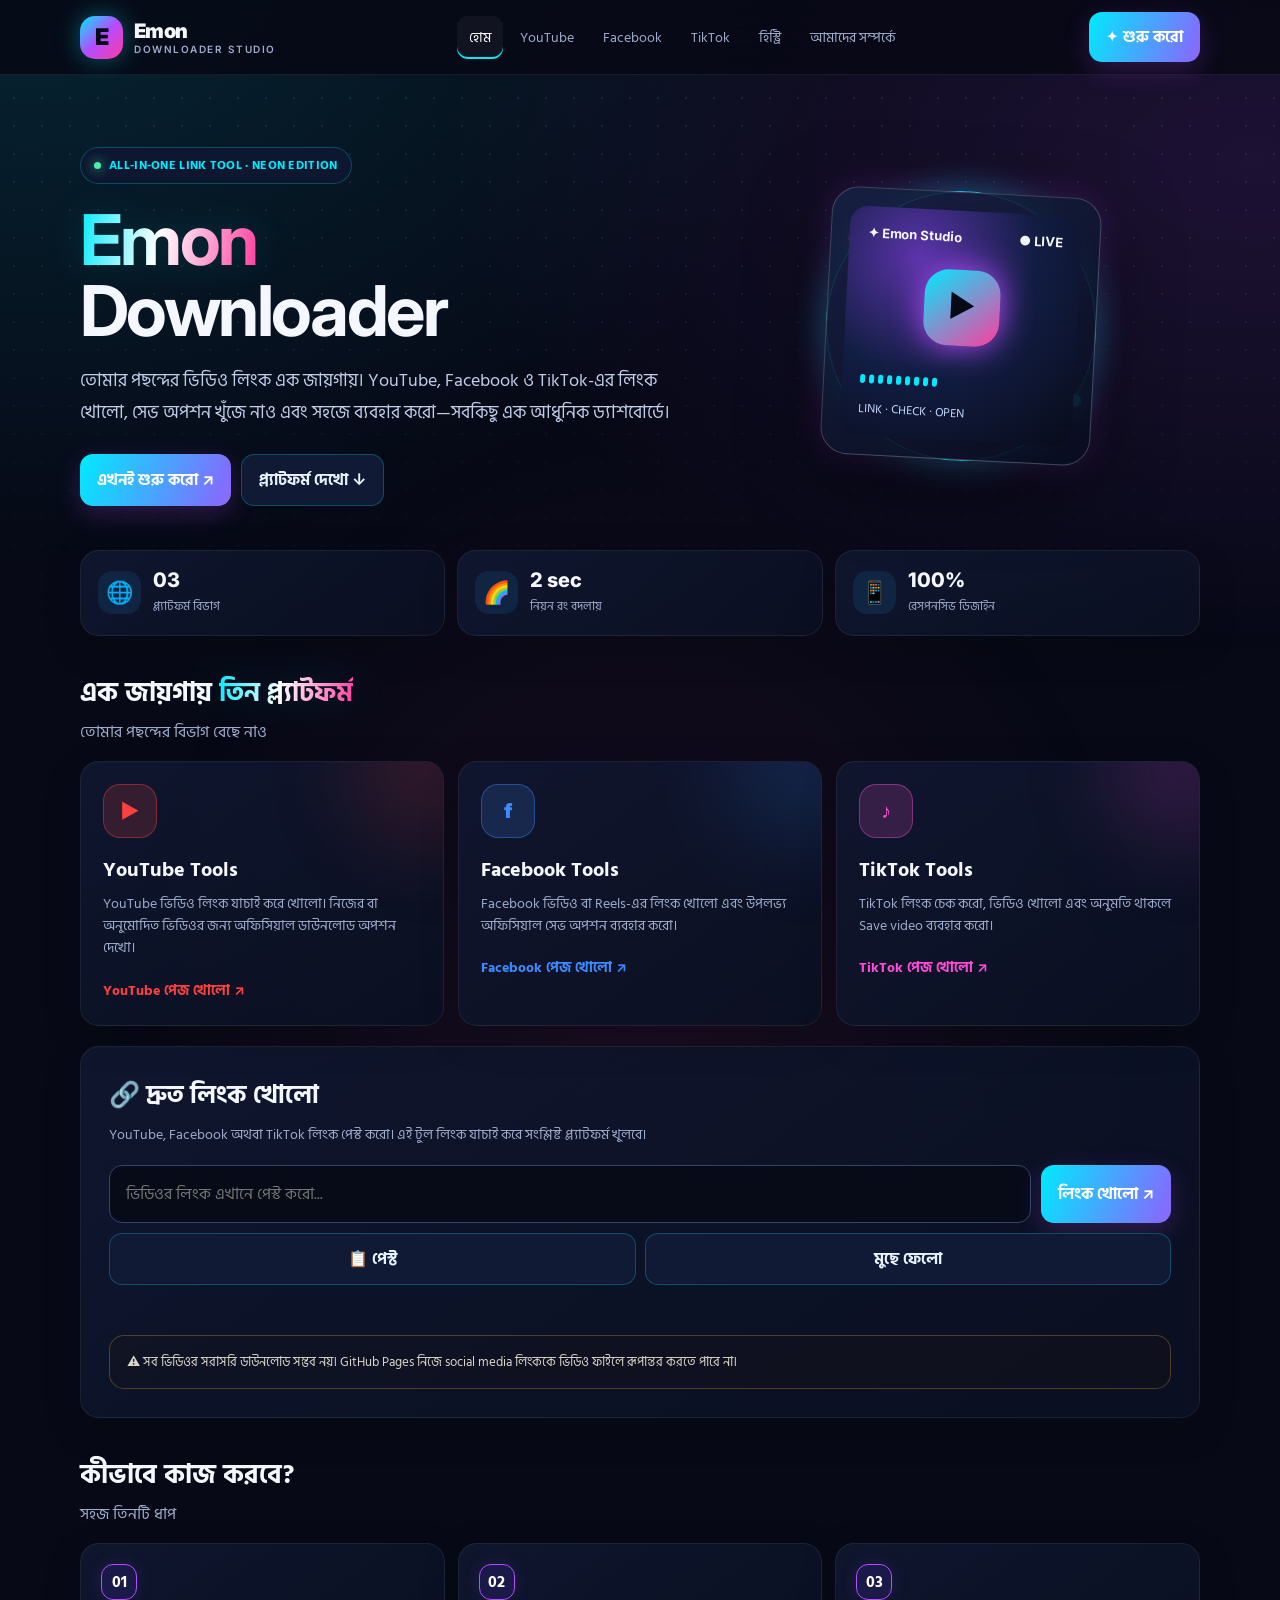
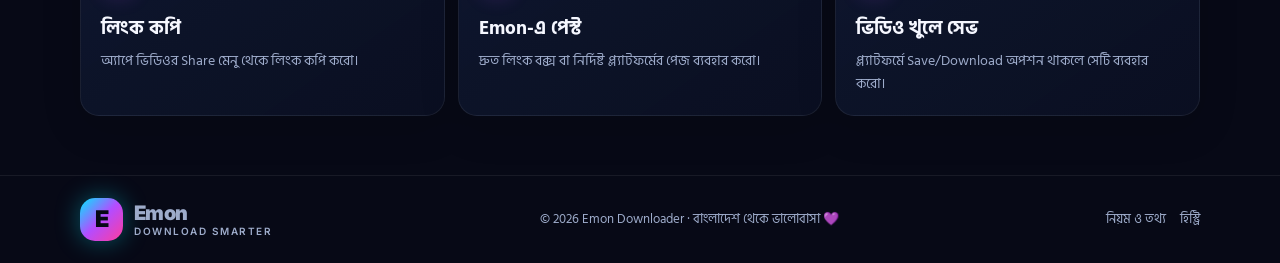
<file: index.html>
<!doctype html><html lang="bn"><head><meta charset="utf-8"><meta name="viewport" content="width=device-width,initial-scale=1"><meta name="theme-color" content="#070916"><meta name="description" content="Emon Downloader — আধুনিক মাল্টি-প্ল্যাটফর্ম ভিডিও লিংক টুল"><title>Home | Emon Downloader</title><link rel="stylesheet" href="style.css"></head><body>
<header class="topbar"><div class="shell nav"><a class="brand" href="index.html"><span class="brand-icon">E</span><span>Emon<small>DOWNLOADER STUDIO</small></span></a><nav class="links"><a class="active" href="index.html">হোম</a><a class="" href="youtube.html">YouTube</a><a class="" href="facebook.html">Facebook</a><a class="" href="tiktok.html">TikTok</a><a class="" href="history.html">হিস্ট্রি</a><a class="" href="about.html">আমাদের সম্পর্কে</a></nav><a class="nav-cta" href="index.html#quick">✦ শুরু করো</a></div></header>
<main class="shell main"><section class="hero"><div><div class="eyebrow"><span class="dot"></span> ALL-IN-ONE LINK TOOL · NEON EDITION</div><h1><span class="grad">Emon</span><br>Downloader</h1><p class="lead">তোমার পছন্দের ভিডিও লিংক এক জায়গায়। YouTube, Facebook ও TikTok-এর লিংক খোলো, সেভ অপশন খুঁজে নাও এবং সহজে ব্যবহার করো—সবকিছু এক আধুনিক ড্যাশবোর্ডে।</p><div class="hero-actions"><a class="btn btn-main" href="#quick">এখনই শুরু করো ↗</a><a class="btn btn-soft" href="#platforms">প্ল্যাটফর্ম দেখো ↓</a></div></div><div class="hero-art"><div class="orb"></div><div class="mock"><div class="mock-screen"><div class="mock-head"><span>✦ Emon Studio</span><span>● LIVE</span></div><div class="mock-play">▶</div><div><div class="bars"><i></i><i></i><i></i><i></i><i></i><i></i><i></i><i></i><i></i></div><p style="font-size:12px;color:#c8d9ff;margin:8px 0 0">LINK · CHECK · OPEN</p></div></div></div></div></section>
<section class="stats"><div class="stat"><div class="stat-icon">🌐</div><div><strong>03</strong><small>প্ল্যাটফর্ম বিভাগ</small></div></div><div class="stat"><div class="stat-icon">🌈</div><div><strong>2 sec</strong><small>নিয়ন রং বদলায়</small></div></div><div class="stat"><div class="stat-icon">📱</div><div><strong>100%</strong><small>রেসপনসিভ ডিজাইন</small></div></div></section>
<section id="platforms"><div class="section-head"><div><h2>এক জায়গায় <span class="grad">তিন প্ল্যাটফর্ম</span></h2><p>তোমার পছন্দের বিভাগ বেছে নাও</p></div></div><div class="platforms"><article class="tile" style="--tile:#ff4040"><div class="platform-icon">▶</div><h3>YouTube Tools</h3><p>YouTube ভিডিও লিংক যাচাই করে খোলো। নিজের বা অনুমোদিত ভিডিওর জন্য অফিসিয়াল ডাউনলোড অপশন দেখো।</p><a href="youtube.html">YouTube পেজ খোলো ↗</a></article><article class="tile" style="--tile:#3d8bff"><div class="platform-icon">f</div><h3>Facebook Tools</h3><p>Facebook ভিডিও বা Reels-এর লিংক খোলো এবং উপলভ্য অফিসিয়াল সেভ অপশন ব্যবহার করো।</p><a href="facebook.html">Facebook পেজ খোলো ↗</a></article><article class="tile" style="--tile:#ff4bd8"><div class="platform-icon">♪</div><h3>TikTok Tools</h3><p>TikTok লিংক চেক করো, ভিডিও খোলো এবং অনুমতি থাকলে Save video ব্যবহার করো।</p><a href="tiktok.html">TikTok পেজ খোলো ↗</a></article></div></section>
<section class="panel" id="quick"><h2>🔗 দ্রুত লিংক খোলো</h2><p class="muted">YouTube, Facebook অথবা TikTok লিংক পেস্ট করো। এই টুল লিংক যাচাই করে সংশ্লিষ্ট প্ল্যাটফর্ম খুলবে।</p><div class="form-row"><input class="field" id="quickUrl" type="url" inputmode="url" placeholder="ভিডিওর লিংক এখানে পেস্ট করো..."><button class="btn btn-main" data-open data-input="quickUrl" data-status="quickStatus">লিংক খোলো ↗</button></div><div class="small-actions"><button class="btn btn-soft" data-paste="quickUrl" data-status="quickStatus">📋 পেস্ট</button><button class="btn btn-soft" data-clear="quickUrl" data-status="quickStatus">মুছে ফেলো</button></div><div class="status" id="quickStatus" role="status"></div><div class="notice">⚠️ সব ভিডিওর সরাসরি ডাউনলোড সম্ভব নয়। GitHub Pages নিজে social media লিংককে ভিডিও ফাইলে রূপান্তর করতে পারে না।</div></section>
<section><div class="section-head"><div><h2>কীভাবে কাজ করবে?</h2><p>সহজ তিনটি ধাপ</p></div></div><div class="steps"><div class="step"><div class="step-num">01</div><h3>লিংক কপি</h3><p>অ্যাপে ভিডিওর Share মেনু থেকে লিংক কপি করো।</p></div><div class="step"><div class="step-num">02</div><h3>Emon-এ পেস্ট</h3><p>দ্রুত লিংক বক্স বা নির্দিষ্ট প্ল্যাটফর্মের পেজ ব্যবহার করো।</p></div><div class="step"><div class="step-num">03</div><h3>ভিডিও খুলে সেভ</h3><p>প্ল্যাটফর্মে Save/Download অপশন থাকলে সেটি ব্যবহার করো।</p></div></div></section></main><footer class="footer"><div class="shell footer-inner"><a class="brand" href="index.html"><span class="brand-icon">E</span><span>Emon<small>DOWNLOAD SMARTER</small></span></a><div>© <span id="year"></span> Emon Downloader · বাংলাদেশ থেকে ভালোবাসা 💜</div><div class="footer-links"><a href="about.html">নিয়ম ও তথ্য</a><a href="history.html">হিস্ট্রি</a></div></div></footer><script src="app.js"></script></body></html>
</file>
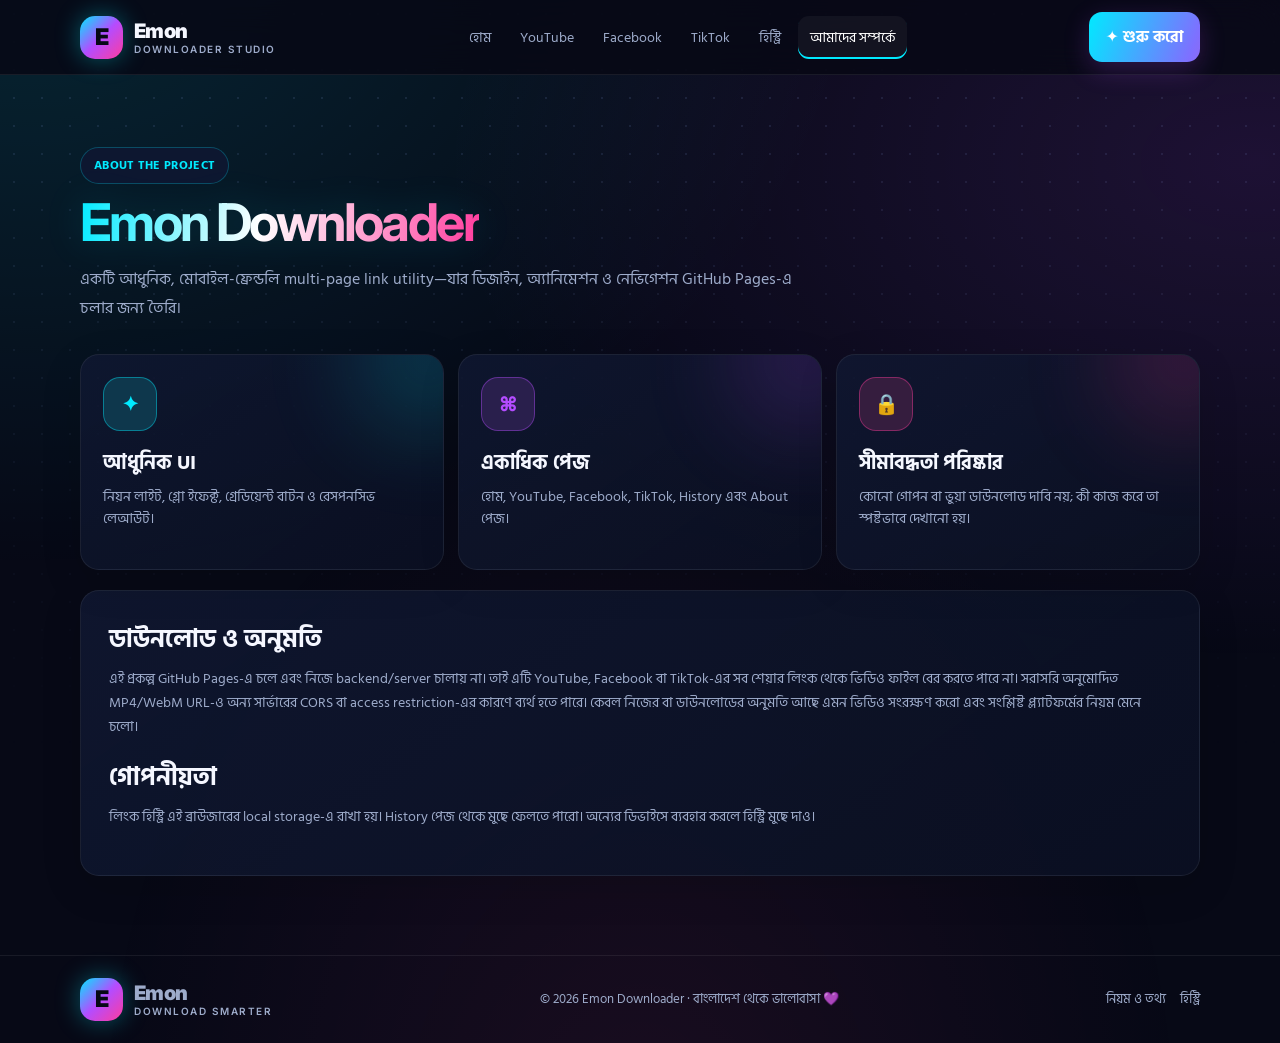
<file: about.html>
<!doctype html><html lang="bn"><head><meta charset="utf-8"><meta name="viewport" content="width=device-width,initial-scale=1"><meta name="theme-color" content="#070916"><meta name="description" content="Emon Downloader — আধুনিক মাল্টি-প্ল্যাটফর্ম ভিডিও লিংক টুল"><title>About | Emon Downloader</title><link rel="stylesheet" href="style.css"></head><body>
<header class="topbar"><div class="shell nav"><a class="brand" href="index.html"><span class="brand-icon">E</span><span>Emon<small>DOWNLOADER STUDIO</small></span></a><nav class="links"><a class="" href="index.html">হোম</a><a class="" href="youtube.html">YouTube</a><a class="" href="facebook.html">Facebook</a><a class="" href="tiktok.html">TikTok</a><a class="" href="history.html">হিস্ট্রি</a><a class="active" href="about.html">আমাদের সম্পর্কে</a></nav><a class="nav-cta" href="index.html#quick">✦ শুরু করো</a></div></header>
<main class="shell main"><section class="page-title"><div class="eyebrow">ABOUT THE PROJECT</div><h1><span class="grad">Emon Downloader</span></h1><p>একটি আধুনিক, মোবাইল-ফ্রেন্ডলি multi-page link utility—যার ডিজাইন, অ্যানিমেশন ও নেভিগেশন GitHub Pages-এ চলার জন্য তৈরি।</p></section><section class="platforms"><article class="tile" style="--tile:#00eaff"><div class="platform-icon">✦</div><h3>আধুনিক UI</h3><p>নিয়ন লাইট, গ্লো ইফেক্ট, গ্রেডিয়েন্ট বাটন ও রেসপনসিভ লেআউট।</p></article><article class="tile" style="--tile:#b44cff"><div class="platform-icon">⌘</div><h3>একাধিক পেজ</h3><p>হোম, YouTube, Facebook, TikTok, History এবং About পেজ।</p></article><article class="tile" style="--tile:#ff3c9e"><div class="platform-icon">🔒</div><h3>সীমাবদ্ধতা পরিষ্কার</h3><p>কোনো গোপন বা ভুয়া ডাউনলোড দাবি নয়; কী কাজ করে তা স্পষ্টভাবে দেখানো হয়।</p></article></section><section class="panel"><h2>ডাউনলোড ও অনুমতি</h2><p class="muted">এই প্রকল্প GitHub Pages-এ চলে এবং নিজে backend/server চালায় না। তাই এটি YouTube, Facebook বা TikTok-এর সব শেয়ার লিংক থেকে ভিডিও ফাইল বের করতে পারে না। সরাসরি অনুমোদিত MP4/WebM URL-ও অন্য সার্ভারের CORS বা access restriction-এর কারণে ব্যর্থ হতে পারে। কেবল নিজের বা ডাউনলোডের অনুমতি আছে এমন ভিডিও সংরক্ষণ করো এবং সংশ্লিষ্ট প্ল্যাটফর্মের নিয়ম মেনে চলো।</p><h2>গোপনীয়তা</h2><p class="muted">লিংক হিস্ট্রি এই ব্রাউজারের local storage-এ রাখা হয়। History পেজ থেকে মুছে ফেলতে পারো। অন্যের ডিভাইসে ব্যবহার করলে হিস্ট্রি মুছে দাও।</p></section></main><footer class="footer"><div class="shell footer-inner"><a class="brand" href="index.html"><span class="brand-icon">E</span><span>Emon<small>DOWNLOAD SMARTER</small></span></a><div>© <span id="year"></span> Emon Downloader · বাংলাদেশ থেকে ভালোবাসা 💜</div><div class="footer-links"><a href="about.html">নিয়ম ও তথ্য</a><a href="history.html">হিস্ট্রি</a></div></div></footer><script src="app.js"></script></body></html>
</file>
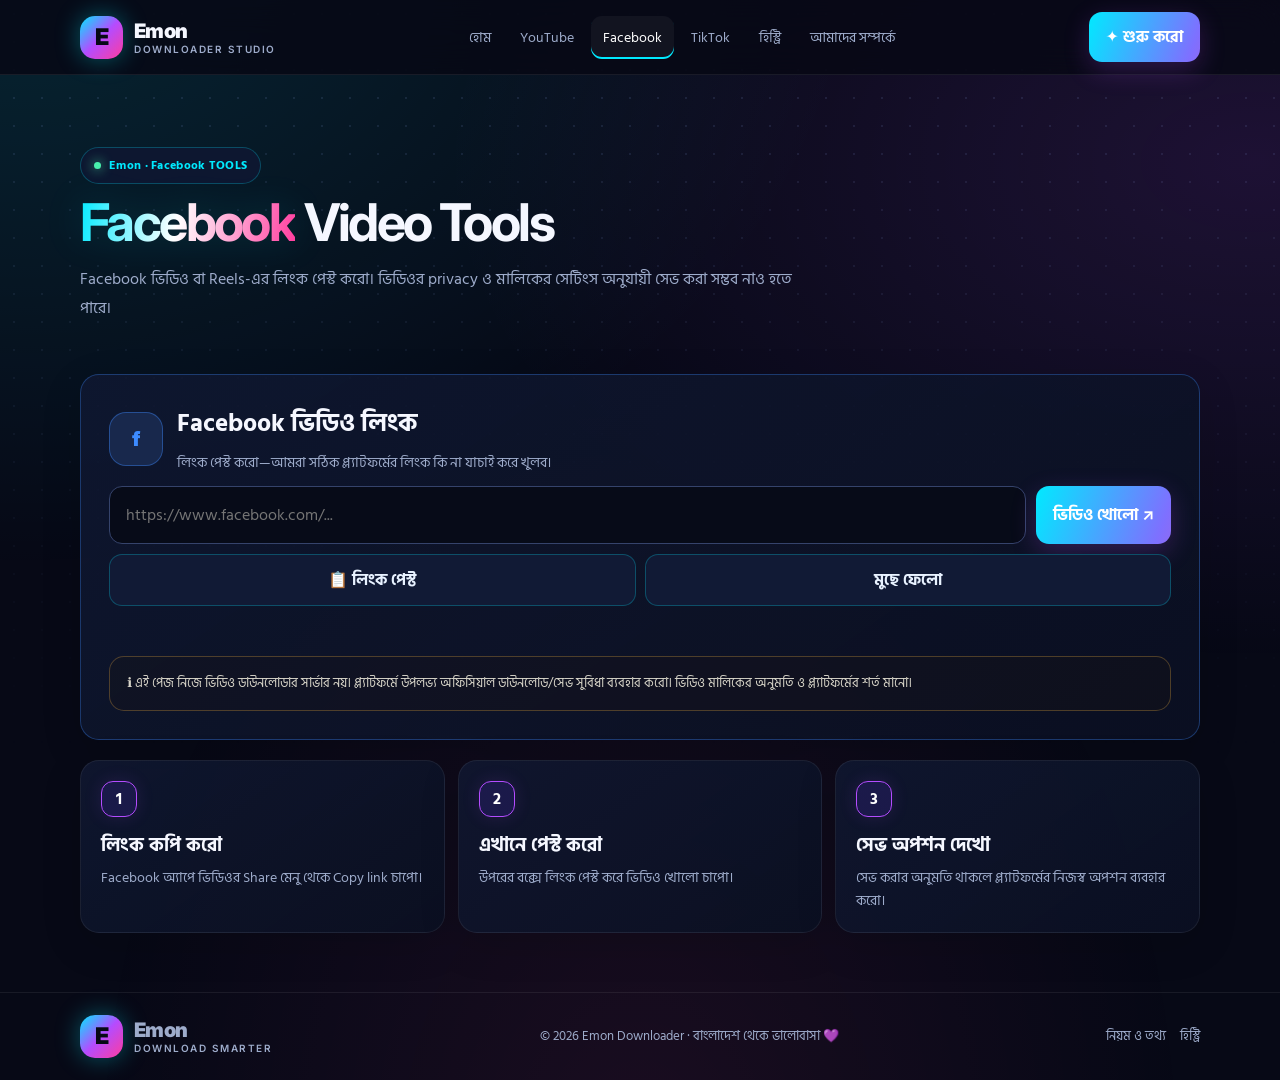
<file: facebook.html>
<!doctype html><html lang="bn"><head><meta charset="utf-8"><meta name="viewport" content="width=device-width,initial-scale=1"><meta name="theme-color" content="#070916"><meta name="description" content="Emon Downloader — আধুনিক মাল্টি-প্ল্যাটফর্ম ভিডিও লিংক টুল"><title>Facebook Tools | Emon Downloader</title><link rel="stylesheet" href="style.css"></head><body>
<header class="topbar"><div class="shell nav"><a class="brand" href="index.html"><span class="brand-icon">E</span><span>Emon<small>DOWNLOADER STUDIO</small></span></a><nav class="links"><a class="" href="index.html">হোম</a><a class="" href="youtube.html">YouTube</a><a class="active" href="facebook.html">Facebook</a><a class="" href="tiktok.html">TikTok</a><a class="" href="history.html">হিস্ট্রি</a><a class="" href="about.html">আমাদের সম্পর্কে</a></nav><a class="nav-cta" href="index.html#quick">✦ শুরু করো</a></div></header>
<main class="shell main"><section class="page-title"><div class="eyebrow"><span class="dot"></span> Emon · Facebook TOOLS</div><h1><span class="grad">Facebook</span> Video Tools</h1><p>Facebook ভিডিও বা Reels-এর লিংক পেস্ট করো। ভিডিওর privacy ও মালিকের সেটিংস অনুযায়ী সেভ করা সম্ভব নাও হতে পারে।</p></section><section class="panel" style="border-color:#3d8bff55"><div style="display:flex;align-items:center;gap:14px;margin-bottom:12px"><div class="platform-icon" style="--tile:#3d8bff;margin:0">f</div><div><h2>Facebook ভিডিও লিংক</h2><p class="muted" style="margin:0">লিংক পেস্ট করো—আমরা সঠিক প্ল্যাটফর্মের লিংক কি না যাচাই করে খুলব।</p></div></div><div class="form-row"><input class="field" id="platformUrl" type="url" inputmode="url" placeholder="https://www.facebook.com/..."><button class="btn btn-main" data-open data-input="platformUrl" data-status="platformStatus" data-platform="facebook">ভিডিও খোলো ↗</button></div><div class="small-actions"><button class="btn btn-soft" data-paste="platformUrl" data-status="platformStatus">📋 লিংক পেস্ট</button><button class="btn btn-soft" data-clear="platformUrl" data-status="platformStatus">মুছে ফেলো</button></div><div id="platformStatus" class="status" role="status"></div><div class="notice">ℹ️ এই পেজ নিজে ভিডিও ডাউনলোডার সার্ভার নয়। প্ল্যাটফর্মে উপলভ্য অফিসিয়াল ডাউনলোড/সেভ সুবিধা ব্যবহার করো। ভিডিও মালিকের অনুমতি ও প্ল্যাটফর্মের শর্ত মানো।</div></section><section class="steps"><div class="step"><div class="step-num">1</div><h3>লিংক কপি করো</h3><p>Facebook অ্যাপে ভিডিওর Share মেনু থেকে Copy link চাপো।</p></div><div class="step"><div class="step-num">2</div><h3>এখানে পেস্ট করো</h3><p>উপরের বক্সে লিংক পেস্ট করে ভিডিও খোলো চাপো।</p></div><div class="step"><div class="step-num">3</div><h3>সেভ অপশন দেখো</h3><p>সেভ করার অনুমতি থাকলে প্ল্যাটফর্মের নিজস্ব অপশন ব্যবহার করো।</p></div></section></main><footer class="footer"><div class="shell footer-inner"><a class="brand" href="index.html"><span class="brand-icon">E</span><span>Emon<small>DOWNLOAD SMARTER</small></span></a><div>© <span id="year"></span> Emon Downloader · বাংলাদেশ থেকে ভালোবাসা 💜</div><div class="footer-links"><a href="about.html">নিয়ম ও তথ্য</a><a href="history.html">হিস্ট্রি</a></div></div></footer><script src="app.js"></script></body></html>
</file>
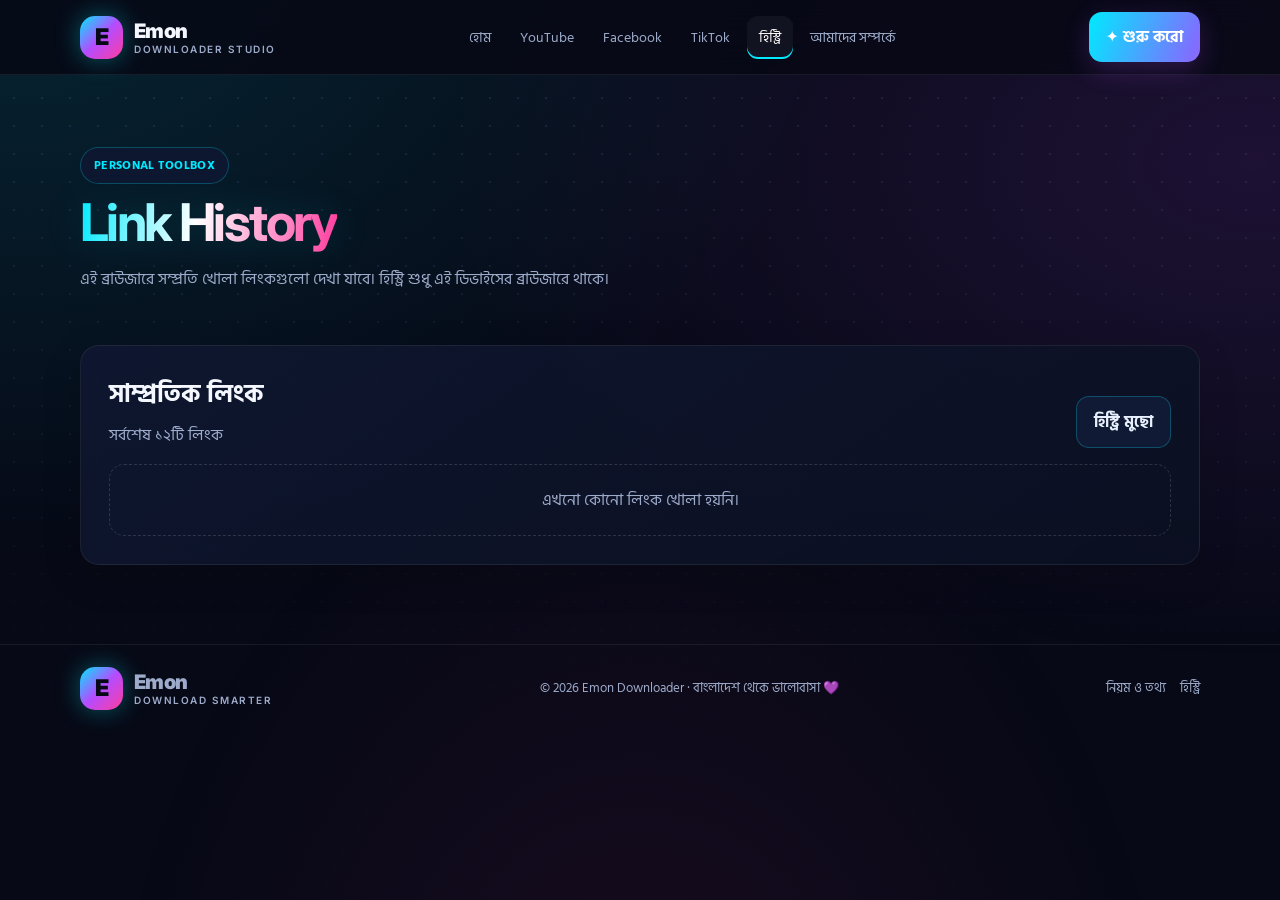
<file: history.html>
<!doctype html><html lang="bn"><head><meta charset="utf-8"><meta name="viewport" content="width=device-width,initial-scale=1"><meta name="theme-color" content="#070916"><meta name="description" content="Emon Downloader — আধুনিক মাল্টি-প্ল্যাটফর্ম ভিডিও লিংক টুল"><title>History | Emon Downloader</title><link rel="stylesheet" href="style.css"></head><body>
<header class="topbar"><div class="shell nav"><a class="brand" href="index.html"><span class="brand-icon">E</span><span>Emon<small>DOWNLOADER STUDIO</small></span></a><nav class="links"><a class="" href="index.html">হোম</a><a class="" href="youtube.html">YouTube</a><a class="" href="facebook.html">Facebook</a><a class="" href="tiktok.html">TikTok</a><a class="active" href="history.html">হিস্ট্রি</a><a class="" href="about.html">আমাদের সম্পর্কে</a></nav><a class="nav-cta" href="index.html#quick">✦ শুরু করো</a></div></header>
<main class="shell main"><section class="page-title"><div class="eyebrow">PERSONAL TOOLBOX</div><h1><span class="grad">Link History</span></h1><p>এই ব্রাউজারে সম্প্রতি খোলা লিংকগুলো দেখা যাবে। হিস্ট্রি শুধু এই ডিভাইসের ব্রাউজারে থাকে।</p></section><section class="panel"><div class="section-head" style="margin-top:0"><div><h2>সাম্প্রতিক লিংক</h2><p>সর্বশেষ ১২টি লিংক</p></div><button class="btn btn-soft" id="clearHistory">হিস্ট্রি মুছো</button></div><div class="history-list" id="historyList"><div class="empty">লোড হচ্ছে…</div></div></section></main><footer class="footer"><div class="shell footer-inner"><a class="brand" href="index.html"><span class="brand-icon">E</span><span>Emon<small>DOWNLOAD SMARTER</small></span></a><div>© <span id="year"></span> Emon Downloader · বাংলাদেশ থেকে ভালোবাসা 💜</div><div class="footer-links"><a href="about.html">নিয়ম ও তথ্য</a><a href="history.html">হিস্ট্রি</a></div></div></footer><script src="app.js"></script></body></html>
</file>
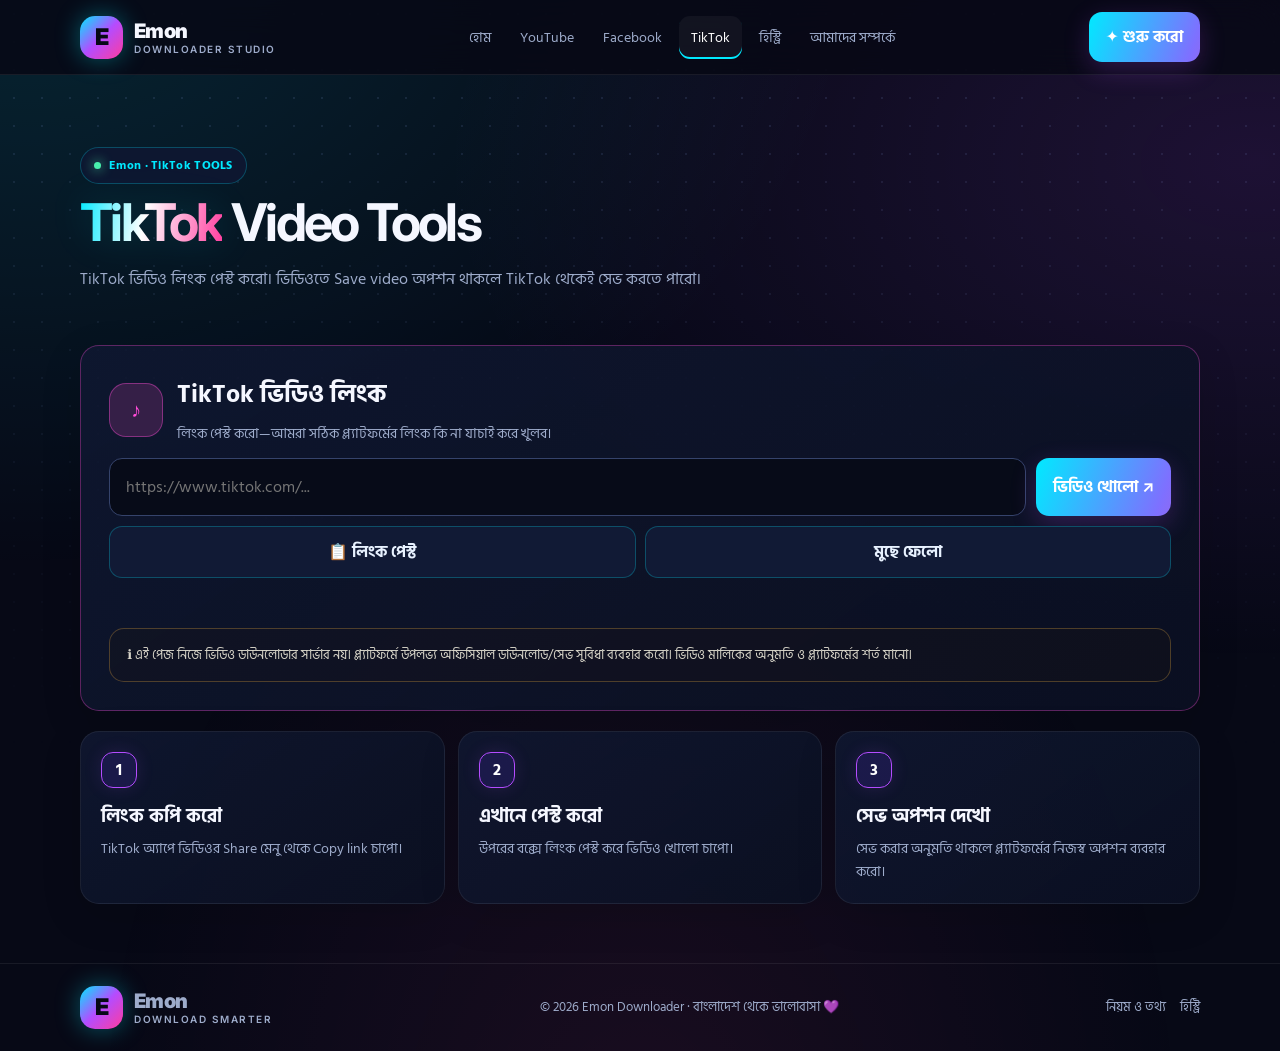
<file: tiktok.html>
<!doctype html><html lang="bn"><head><meta charset="utf-8"><meta name="viewport" content="width=device-width,initial-scale=1"><meta name="theme-color" content="#070916"><meta name="description" content="Emon Downloader — আধুনিক মাল্টি-প্ল্যাটফর্ম ভিডিও লিংক টুল"><title>TikTok Tools | Emon Downloader</title><link rel="stylesheet" href="style.css"></head><body>
<header class="topbar"><div class="shell nav"><a class="brand" href="index.html"><span class="brand-icon">E</span><span>Emon<small>DOWNLOADER STUDIO</small></span></a><nav class="links"><a class="" href="index.html">হোম</a><a class="" href="youtube.html">YouTube</a><a class="" href="facebook.html">Facebook</a><a class="active" href="tiktok.html">TikTok</a><a class="" href="history.html">হিস্ট্রি</a><a class="" href="about.html">আমাদের সম্পর্কে</a></nav><a class="nav-cta" href="index.html#quick">✦ শুরু করো</a></div></header>
<main class="shell main"><section class="page-title"><div class="eyebrow"><span class="dot"></span> Emon · TikTok TOOLS</div><h1><span class="grad">TikTok</span> Video Tools</h1><p>TikTok ভিডিও লিংক পেস্ট করো। ভিডিওতে Save video অপশন থাকলে TikTok থেকেই সেভ করতে পারো।</p></section><section class="panel" style="border-color:#ff4bd855"><div style="display:flex;align-items:center;gap:14px;margin-bottom:12px"><div class="platform-icon" style="--tile:#ff4bd8;margin:0">♪</div><div><h2>TikTok ভিডিও লিংক</h2><p class="muted" style="margin:0">লিংক পেস্ট করো—আমরা সঠিক প্ল্যাটফর্মের লিংক কি না যাচাই করে খুলব।</p></div></div><div class="form-row"><input class="field" id="platformUrl" type="url" inputmode="url" placeholder="https://www.tiktok.com/..."><button class="btn btn-main" data-open data-input="platformUrl" data-status="platformStatus" data-platform="tiktok">ভিডিও খোলো ↗</button></div><div class="small-actions"><button class="btn btn-soft" data-paste="platformUrl" data-status="platformStatus">📋 লিংক পেস্ট</button><button class="btn btn-soft" data-clear="platformUrl" data-status="platformStatus">মুছে ফেলো</button></div><div id="platformStatus" class="status" role="status"></div><div class="notice">ℹ️ এই পেজ নিজে ভিডিও ডাউনলোডার সার্ভার নয়। প্ল্যাটফর্মে উপলভ্য অফিসিয়াল ডাউনলোড/সেভ সুবিধা ব্যবহার করো। ভিডিও মালিকের অনুমতি ও প্ল্যাটফর্মের শর্ত মানো।</div></section><section class="steps"><div class="step"><div class="step-num">1</div><h3>লিংক কপি করো</h3><p>TikTok অ্যাপে ভিডিওর Share মেনু থেকে Copy link চাপো।</p></div><div class="step"><div class="step-num">2</div><h3>এখানে পেস্ট করো</h3><p>উপরের বক্সে লিংক পেস্ট করে ভিডিও খোলো চাপো।</p></div><div class="step"><div class="step-num">3</div><h3>সেভ অপশন দেখো</h3><p>সেভ করার অনুমতি থাকলে প্ল্যাটফর্মের নিজস্ব অপশন ব্যবহার করো।</p></div></section></main><footer class="footer"><div class="shell footer-inner"><a class="brand" href="index.html"><span class="brand-icon">E</span><span>Emon<small>DOWNLOAD SMARTER</small></span></a><div>© <span id="year"></span> Emon Downloader · বাংলাদেশ থেকে ভালোবাসা 💜</div><div class="footer-links"><a href="about.html">নিয়ম ও তথ্য</a><a href="history.html">হিস্ট্রি</a></div></div></footer><script src="app.js"></script></body></html>
</file>
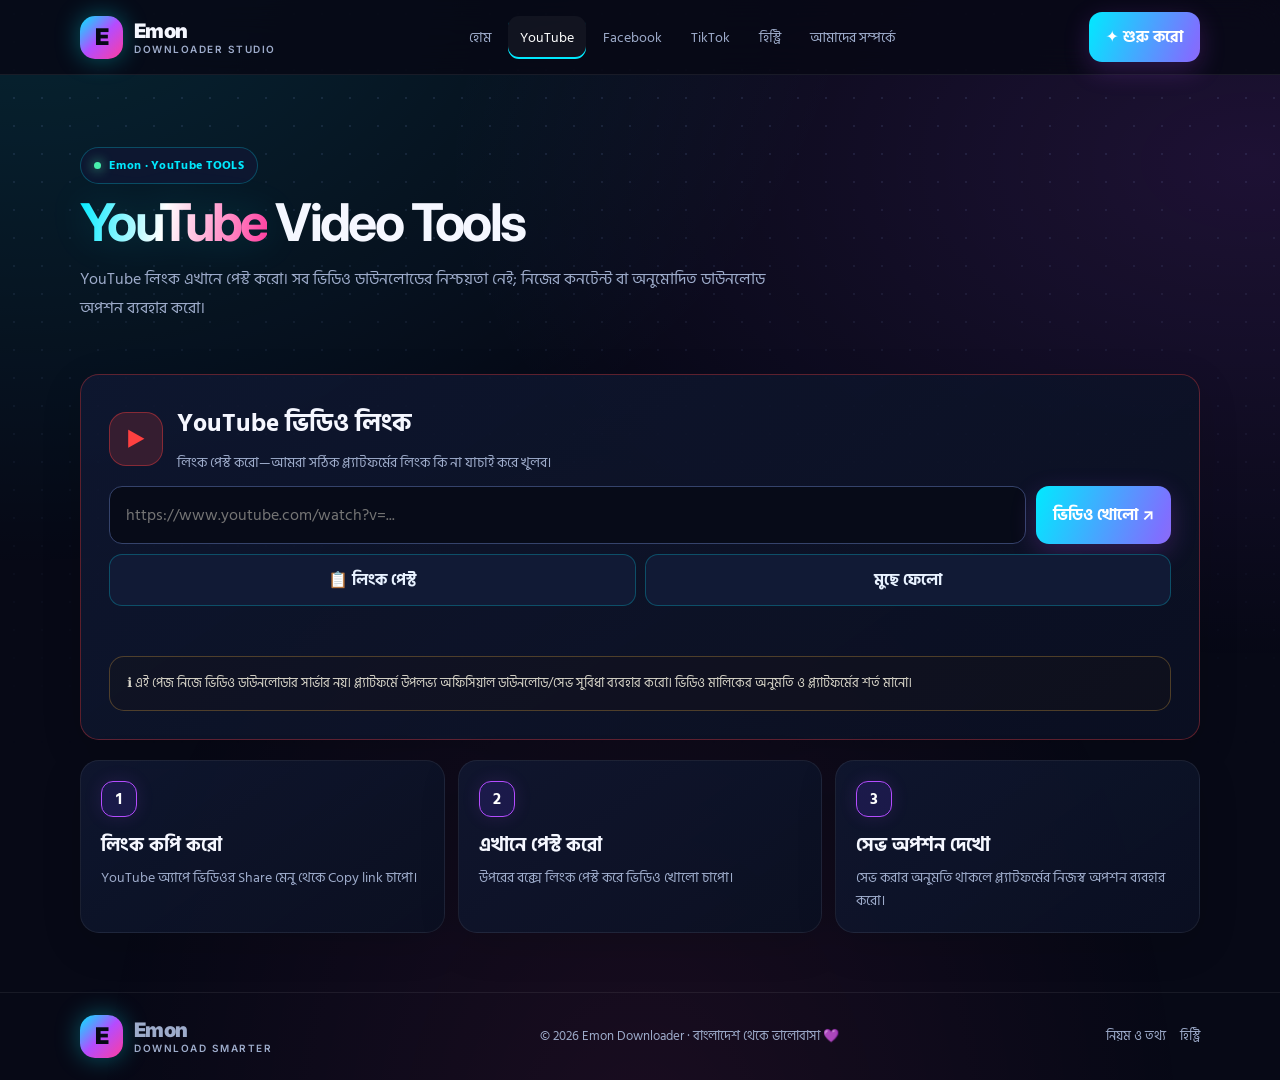
<file: youtube.html>
<!doctype html><html lang="bn"><head><meta charset="utf-8"><meta name="viewport" content="width=device-width,initial-scale=1"><meta name="theme-color" content="#070916"><meta name="description" content="Emon Downloader — আধুনিক মাল্টি-প্ল্যাটফর্ম ভিডিও লিংক টুল"><title>YouTube Tools | Emon Downloader</title><link rel="stylesheet" href="style.css"></head><body>
<header class="topbar"><div class="shell nav"><a class="brand" href="index.html"><span class="brand-icon">E</span><span>Emon<small>DOWNLOADER STUDIO</small></span></a><nav class="links"><a class="" href="index.html">হোম</a><a class="active" href="youtube.html">YouTube</a><a class="" href="facebook.html">Facebook</a><a class="" href="tiktok.html">TikTok</a><a class="" href="history.html">হিস্ট্রি</a><a class="" href="about.html">আমাদের সম্পর্কে</a></nav><a class="nav-cta" href="index.html#quick">✦ শুরু করো</a></div></header>
<main class="shell main"><section class="page-title"><div class="eyebrow"><span class="dot"></span> Emon · YouTube TOOLS</div><h1><span class="grad">YouTube</span> Video Tools</h1><p>YouTube লিংক এখানে পেস্ট করো। সব ভিডিও ডাউনলোডের নিশ্চয়তা নেই; নিজের কনটেন্ট বা অনুমোদিত ডাউনলোড অপশন ব্যবহার করো।</p></section><section class="panel" style="border-color:#ff404055"><div style="display:flex;align-items:center;gap:14px;margin-bottom:12px"><div class="platform-icon" style="--tile:#ff4040;margin:0">▶</div><div><h2>YouTube ভিডিও লিংক</h2><p class="muted" style="margin:0">লিংক পেস্ট করো—আমরা সঠিক প্ল্যাটফর্মের লিংক কি না যাচাই করে খুলব।</p></div></div><div class="form-row"><input class="field" id="platformUrl" type="url" inputmode="url" placeholder="https://www.youtube.com/watch?v=..."><button class="btn btn-main" data-open data-input="platformUrl" data-status="platformStatus" data-platform="youtube">ভিডিও খোলো ↗</button></div><div class="small-actions"><button class="btn btn-soft" data-paste="platformUrl" data-status="platformStatus">📋 লিংক পেস্ট</button><button class="btn btn-soft" data-clear="platformUrl" data-status="platformStatus">মুছে ফেলো</button></div><div id="platformStatus" class="status" role="status"></div><div class="notice">ℹ️ এই পেজ নিজে ভিডিও ডাউনলোডার সার্ভার নয়। প্ল্যাটফর্মে উপলভ্য অফিসিয়াল ডাউনলোড/সেভ সুবিধা ব্যবহার করো। ভিডিও মালিকের অনুমতি ও প্ল্যাটফর্মের শর্ত মানো।</div></section><section class="steps"><div class="step"><div class="step-num">1</div><h3>লিংক কপি করো</h3><p>YouTube অ্যাপে ভিডিওর Share মেনু থেকে Copy link চাপো।</p></div><div class="step"><div class="step-num">2</div><h3>এখানে পেস্ট করো</h3><p>উপরের বক্সে লিংক পেস্ট করে ভিডিও খোলো চাপো।</p></div><div class="step"><div class="step-num">3</div><h3>সেভ অপশন দেখো</h3><p>সেভ করার অনুমতি থাকলে প্ল্যাটফর্মের নিজস্ব অপশন ব্যবহার করো।</p></div></section></main><footer class="footer"><div class="shell footer-inner"><a class="brand" href="index.html"><span class="brand-icon">E</span><span>Emon<small>DOWNLOAD SMARTER</small></span></a><div>© <span id="year"></span> Emon Downloader · বাংলাদেশ থেকে ভালোবাসা 💜</div><div class="footer-links"><a href="about.html">নিয়ম ও তথ্য</a><a href="history.html">হিস্ট্রি</a></div></div></footer><script src="app.js"></script></body></html>
</file>
<file: style.css>
@import url('https://fonts.googleapis.com/css2?family=Hind+Siliguri:wght@400;500;600;700&family=Inter:wght@400;500;600;700;800;900&display=swap');
:root{--a:#00eaff;--b:#b44cff;--c:#ff3c9e;--bg:#070916;--panel:#0d1226;--panel2:#111a35;--line:rgba(0,234,255,.25);--txt:#f5f7ff;--muted:#9eaccb;--good:#48f0ac}
*{box-sizing:border-box}html{scroll-behavior:smooth}body{margin:0;background:var(--bg);color:var(--txt);font-family:'Hind Siliguri',Inter,system-ui,sans-serif;min-height:100vh;overflow-x:hidden}body:before{content:"";position:fixed;inset:-30%;z-index:-2;background:radial-gradient(ellipse at 20% 15%,color-mix(in srgb,var(--a) 13%,transparent),transparent 36%),radial-gradient(ellipse at 80% 30%,color-mix(in srgb,var(--b) 13%,transparent),transparent 35%),radial-gradient(ellipse at 50% 100%,color-mix(in srgb,var(--c) 8%,transparent),transparent 38%);animation:aurora 12s ease-in-out infinite alternate}body:after{content:"";position:fixed;inset:0;z-index:-1;pointer-events:none;opacity:.13;background-image:radial-gradient(#9fbaff 1px,transparent 1px);background-size:28px 28px;mask-image:linear-gradient(to bottom,#000,transparent 85%)}@keyframes aurora{to{transform:translate(4%,2%) scale(1.08)}}a{color:inherit;text-decoration:none}.shell{width:min(1120px,calc(100% - 30px));margin:auto}.topbar{position:sticky;top:0;z-index:10;background:#070916dc;backdrop-filter:blur(18px);border-bottom:1px solid #ffffff12}.nav{min-height:74px;display:flex;align-items:center;justify-content:space-between;gap:18px}.brand{display:flex;align-items:center;gap:11px;font-family:Inter,sans-serif;font-weight:900;letter-spacing:-.7px;font-size:20px}.brand-icon{width:43px;height:43px;border-radius:15px;display:grid;place-items:center;color:#070916;background:linear-gradient(135deg,var(--a),var(--b),var(--c));box-shadow:0 0 24px color-mix(in srgb,var(--a) 35%,transparent);font-size:23px}.brand small{display:block;color:var(--muted);font-size:10px;font-weight:600;letter-spacing:1.5px}.links{display:flex;align-items:center;gap:5px;flex-wrap:wrap}.links a{padding:10px 12px;color:var(--muted);font-size:14px;border-radius:11px;transition:.25s}.links a:hover,.links a.active{color:white;background:#ffffff0b;box-shadow:inset 0 -2px var(--a)}.nav-cta,.btn{border:0;cursor:pointer;font:inherit;font-weight:700;border-radius:13px;padding:12px 17px;display:inline-flex;align-items:center;justify-content:center;gap:8px;transition:transform .2s,box-shadow .3s,filter .3s}.nav-cta,.btn-main{background:linear-gradient(110deg,var(--a),#7e70ff,var(--c));background-size:180% 180%;color:#fff;box-shadow:0 8px 26px color-mix(in srgb,var(--b) 22%,transparent);animation:gradient 5s ease infinite}.btn:hover,.nav-cta:hover{transform:translateY(-2px);filter:brightness(1.12)}@keyframes gradient{50%{background-position:100% 50%}}.btn-soft{color:#e8f2ff;background:#111a35;border:1px solid var(--line)}.main{padding:38px 0 24px}.hero{display:grid;grid-template-columns:1.12fr .88fr;align-items:center;gap:32px;padding:34px 0 44px}.eyebrow{display:inline-flex;align-items:center;gap:8px;padding:8px 13px;border:1px solid var(--line);border-radius:99px;background:#0d1730;color:var(--a);font-size:12px;font-weight:700;letter-spacing:.3px}.dot{width:7px;height:7px;background:var(--good);border-radius:50%;box-shadow:0 0 12px var(--good)}h1{font-family:Inter,'Hind Siliguri',sans-serif;font-size:clamp(39px,6.2vw,70px);line-height:1.02;letter-spacing:-2.6px;margin:20px 0 18px}h1 .grad,.grad{background:linear-gradient(100deg,var(--a),#fff 45%,var(--c));background-clip:text;color:transparent;filter:drop-shadow(0 0 18px #00eaff22)}.lead{font-size:18px;line-height:1.8;color:#c1cce7;max-width:610px;margin:0 0 24px}.hero-actions{display:flex;gap:10px;flex-wrap:wrap}.hero-art{min-height:330px;display:grid;place-items:center;position:relative}.orb{position:absolute;width:270px;aspect-ratio:1;border-radius:50%;border:1px solid var(--a);box-shadow:0 0 35px color-mix(in srgb,var(--a) 40%,transparent),inset 0 0 40px color-mix(in srgb,var(--b) 20%,transparent);animation:orb 8s linear infinite}.orb:before,.orb:after{content:"";position:absolute;width:13px;height:13px;border-radius:50%;background:var(--c);box-shadow:0 0 20px var(--c)}.orb:before{top:15%;left:8%}.orb:after{right:5%;bottom:20%;background:var(--a);box-shadow:0 0 20px var(--a)}@keyframes orb{to{transform:rotate(360deg)}}.mock{position:relative;z-index:1;width:min(270px,80%);padding:18px;border:1px solid #ffffff35;border-radius:27px;background:linear-gradient(145deg,#172345d9,#090d20eF);box-shadow:0 20px 75px #0008,0 0 35px color-mix(in srgb,var(--b) 22%,transparent);transform:rotate(3deg);animation:float 4s ease-in-out infinite alternate}@keyframes float{to{transform:translateY(-9px) rotate(-2deg)}}.mock-screen{height:230px;border-radius:18px;padding:18px;background:radial-gradient(circle at 30% 20%,#5a34a9,#121d43 48%,#080b19);display:flex;flex-direction:column;justify-content:space-between}.mock-head{display:flex;justify-content:space-between;font:700 13px Inter}.mock-play{align-self:center;width:76px;height:76px;border-radius:24px;display:grid;place-items:center;background:linear-gradient(140deg,var(--a),var(--c));font-size:30px;color:#070916;box-shadow:0 0 32px var(--b);animation:pulse 2s infinite}@keyframes pulse{50%{transform:scale(1.08)}}.bars{display:flex;gap:4px;align-items:center;height:25px}.bars i{width:5px;background:var(--a);border-radius:5px;height:9px;animation:bar .7s ease-in-out infinite alternate}.bars i:nth-child(2n){animation-delay:.25s}.bars i:nth-child(3n){animation-delay:.4s}@keyframes bar{to{height:24px}}.stats{display:grid;grid-template-columns:repeat(3,1fr);gap:12px;margin:0 0 30px}.stat,.panel,.tile,.step{border:1px solid #ffffff12;background:linear-gradient(145deg,#101832d9,#0b1022e8);border-radius:19px;box-shadow:0 12px 40px #0002}.stat{padding:17px;display:flex;align-items:center;gap:12px}.stat-icon{width:43px;height:43px;border-radius:14px;display:grid;place-items:center;background:#102542;color:var(--a);font-size:22px}.stat strong{display:block;font:800 20px Inter}.stat small{color:var(--muted);font-size:12px}.section-head{display:flex;align-items:end;justify-content:space-between;gap:15px;margin:35px 0 16px}.section-head h2{font-size:27px;margin:0}.section-head p{margin:4px 0 0;color:var(--muted)}.platforms{display:grid;grid-template-columns:repeat(3,1fr);gap:14px}.tile{padding:22px;position:relative;overflow:hidden;transition:.3s}.tile:after{content:"";position:absolute;width:140px;height:140px;border-radius:50%;right:-55px;top:-65px;background:var(--tile);filter:blur(50px);opacity:.2}.tile:hover{transform:translateY(-5px);border-color:var(--tile)}.platform-icon{width:54px;height:54px;border-radius:17px;display:grid;place-items:center;background:color-mix(in srgb,var(--tile) 15%,#11172d);border:1px solid color-mix(in srgb,var(--tile) 40%,transparent);font:900 20px Inter;color:var(--tile);margin-bottom:16px}.tile h3{margin:0 0 7px;font-size:20px}.tile p{margin:0 0 17px;color:var(--muted);font-size:14px;line-height:1.6}.tile a{font-weight:700;color:var(--tile);font-size:14px}.panel{padding:clamp(18px,4vw,28px);margin:20px 0}.panel h2{margin:0 0 7px;font-size:25px}.muted{color:var(--muted);line-height:1.7;margin:0 0 18px;font-size:14px}.form-row{display:flex;gap:10px}.field{flex:1;min-width:0;background:#070b18;border:1px solid #35436b;border-radius:13px;padding:15px 16px;color:white;font:inherit;outline:none}.field:focus{border-color:var(--a);box-shadow:0 0 0 3px #00eaff18}.status{min-height:24px;color:var(--a);font-size:14px;line-height:1.6;margin-top:11px}.small-actions{display:flex;gap:9px;flex-wrap:wrap;margin-top:10px}.small-actions button{flex:1}.notice{padding:15px 17px;border:1px solid #ffbc4a44;background:#241b102e;border-radius:15px;color:#d8d5c9;line-height:1.7;font-size:13px;margin-top:15px}.steps{display:grid;grid-template-columns:repeat(3,1fr);gap:13px}.step{padding:20px}.step-num{width:36px;height:36px;display:grid;place-items:center;border:1px solid var(--b);color:#fff;border-radius:12px;background:#6c3aff24;box-shadow:0 0 18px #b44cff22;font-weight:900}.step h3{margin:13px 0 6px}.step p{color:var(--muted);font-size:14px;line-height:1.65;margin:0}.page-title{padding:34px 0 15px}.page-title h1{font-size:clamp(34px,5vw,52px);margin:12px 0}.page-title p{color:var(--muted);font-size:16px;line-height:1.8;max-width:720px}.history-list{display:grid;gap:10px}.history-item{display:flex;justify-content:space-between;gap:10px;align-items:center;padding:13px 14px;border:1px solid #ffffff12;border-radius:13px;background:#0a1022}.history-item small{color:var(--muted)}.empty{color:var(--muted);padding:22px;text-align:center;border:1px dashed #ffffff24;border-radius:15px}.footer{border-top:1px solid #ffffff12;margin-top:35px;padding:22px 0;color:var(--muted);font-size:13px}.footer-inner{display:flex;justify-content:space-between;gap:15px;align-items:center}.footer-links{display:flex;gap:14px;flex-wrap:wrap}.footer a:hover{color:var(--a)}.hidden{display:none!important}
@media(max-width:780px){.nav{padding:12px 0;align-items:flex-start}.links{display:none}.nav-cta{padding:10px 12px;font-size:13px}.hero{grid-template-columns:1fr;padding:27px 0}.hero-art{min-height:270px}.mock-screen{height:190px}.orb{width:230px}.stats{grid-template-columns:1fr}.platforms{grid-template-columns:1fr}.steps{grid-template-columns:1fr}.section-head{align-items:start;flex-direction:column}.form-row{flex-direction:column}.footer-inner{flex-direction:column;text-align:center}h1{letter-spacing:-1.5px}}
@media(prefers-reduced-motion:reduce){*,*:before,*:after{animation-duration:.01ms!important;animation-iteration-count:1!important;scroll-behavior:auto!important}}
</file>
